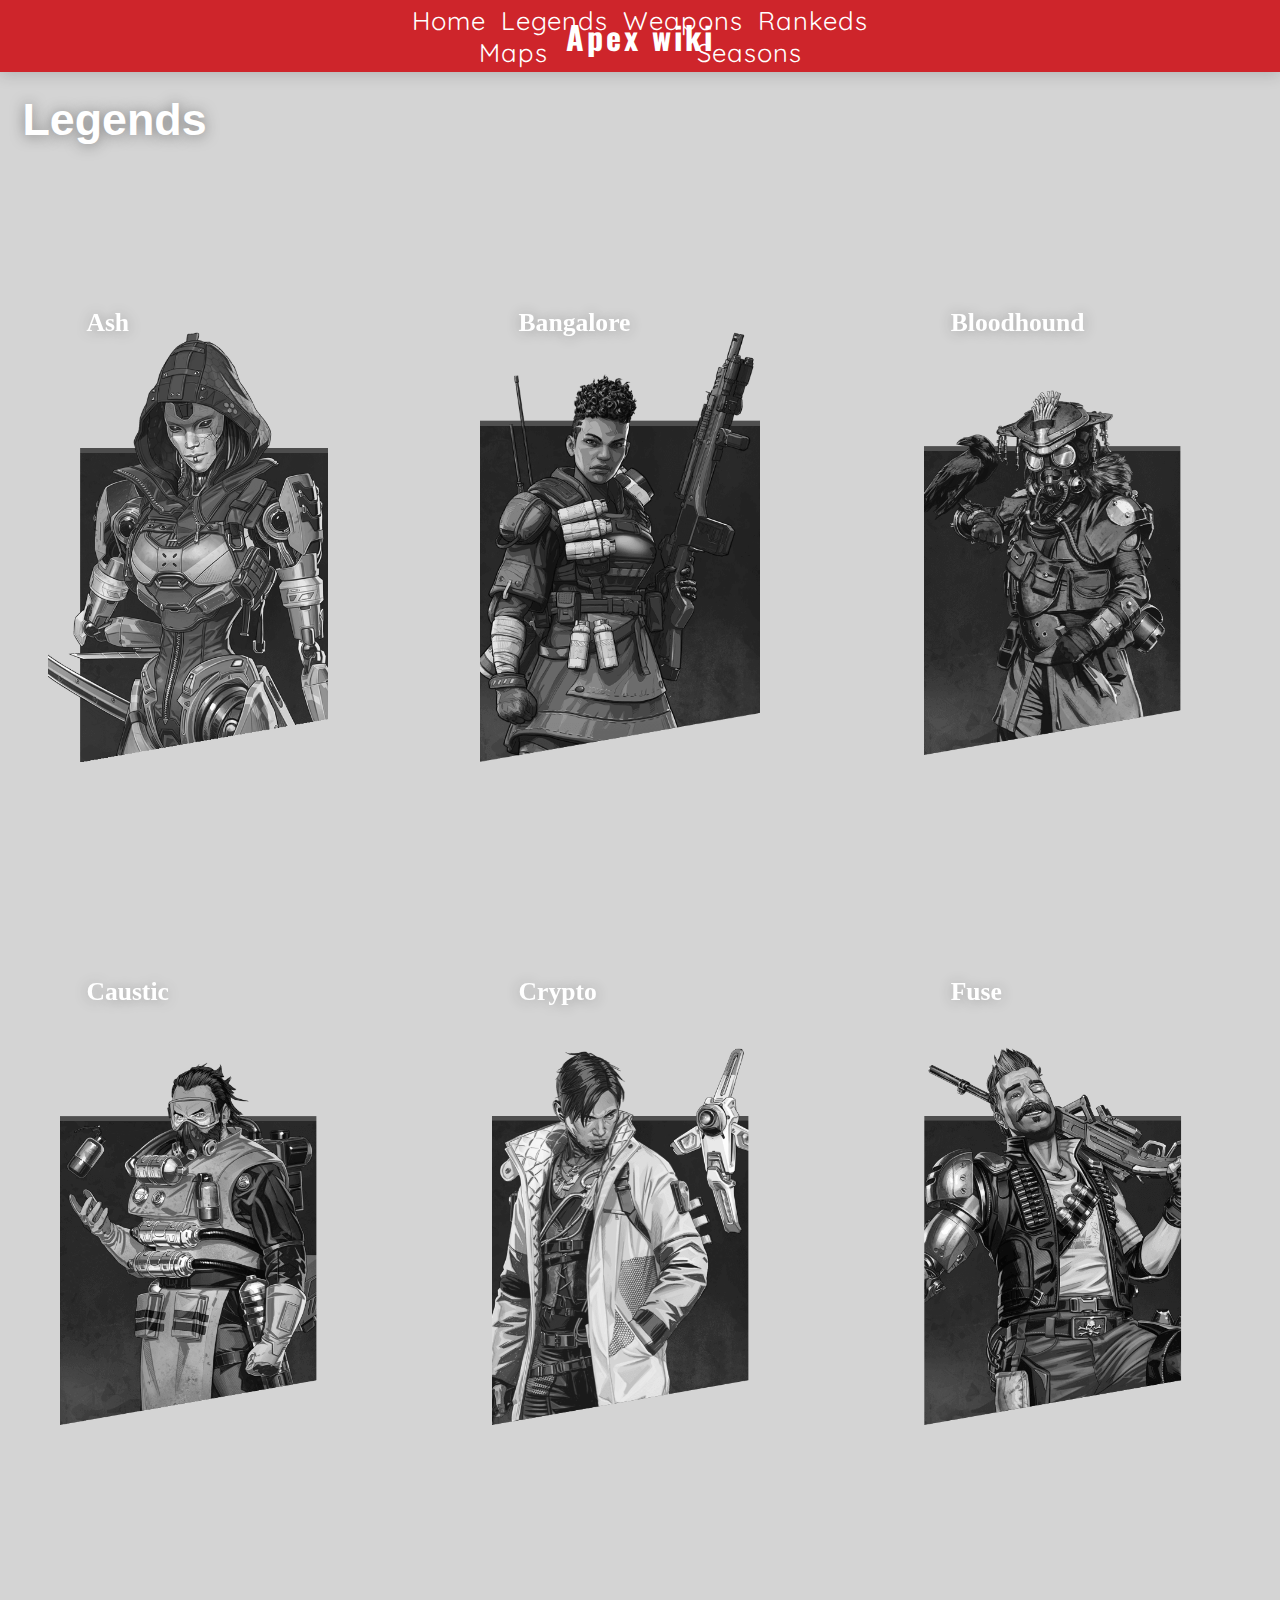
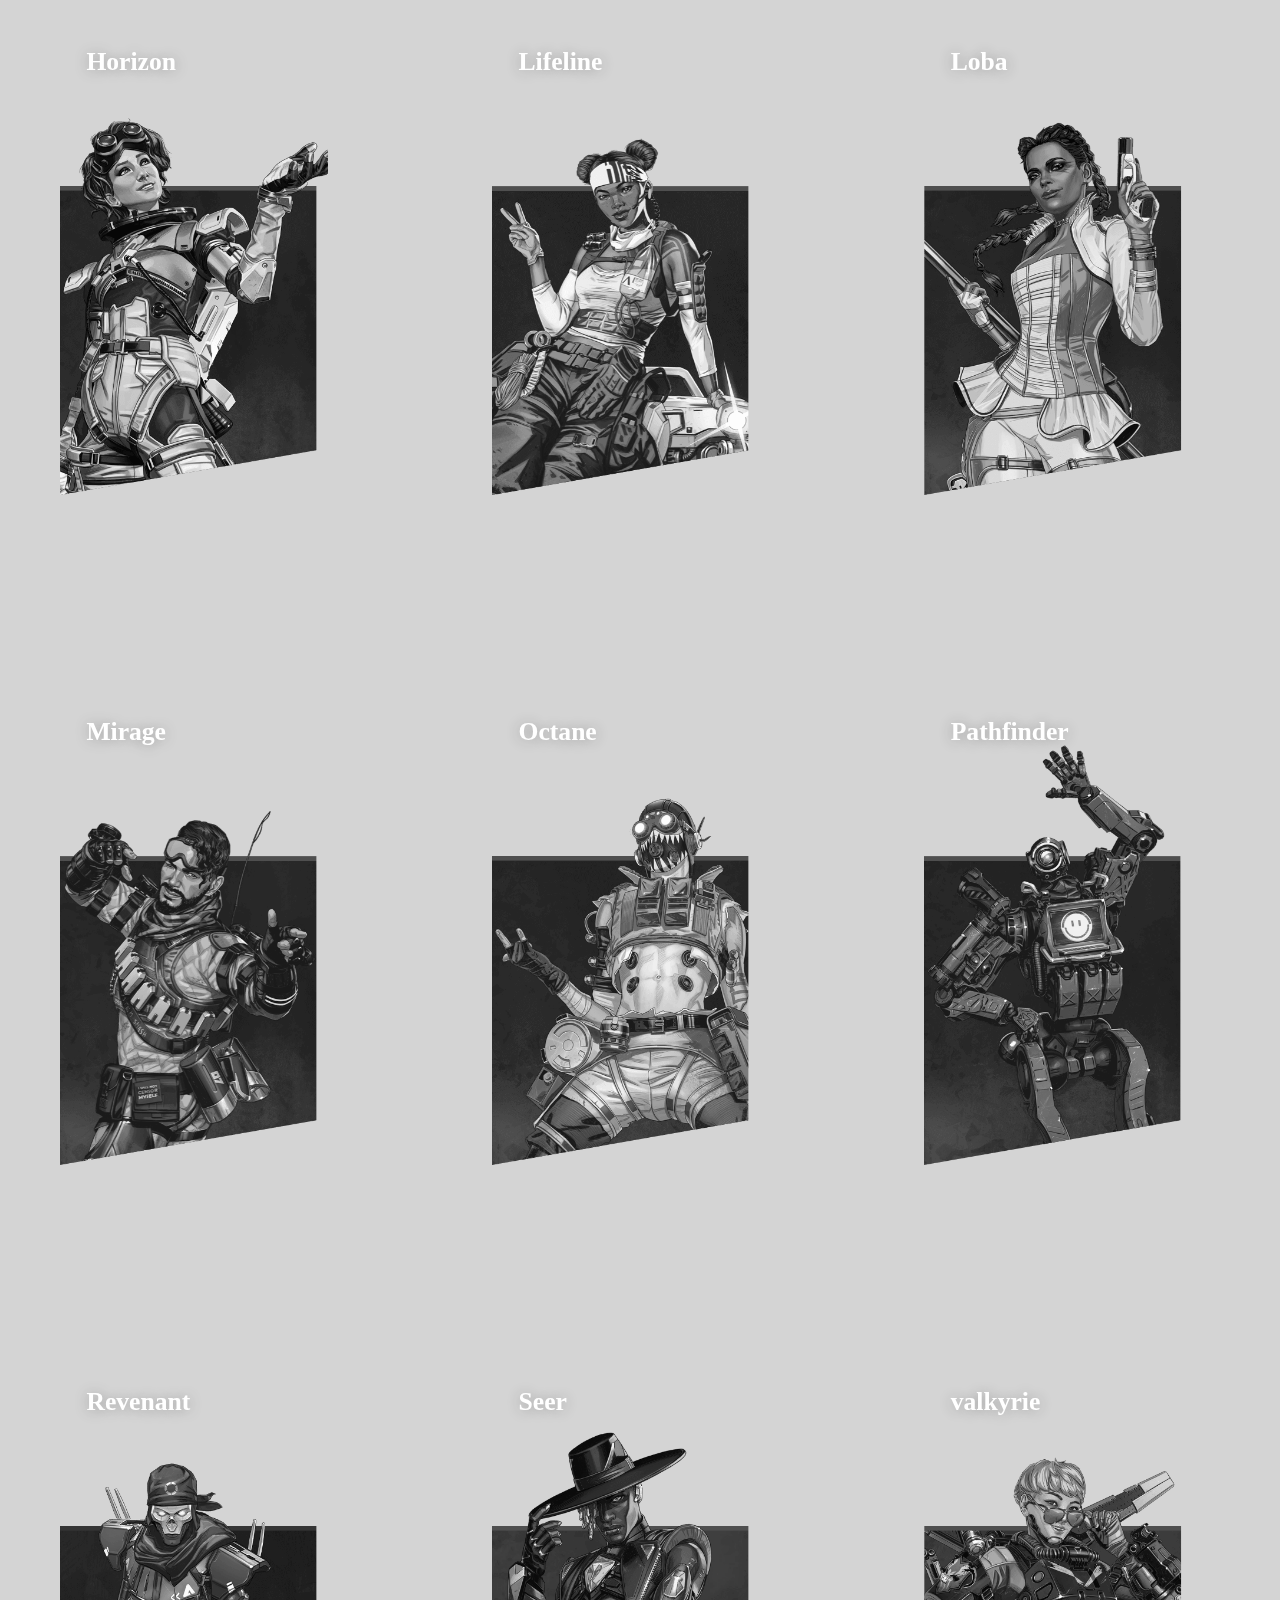
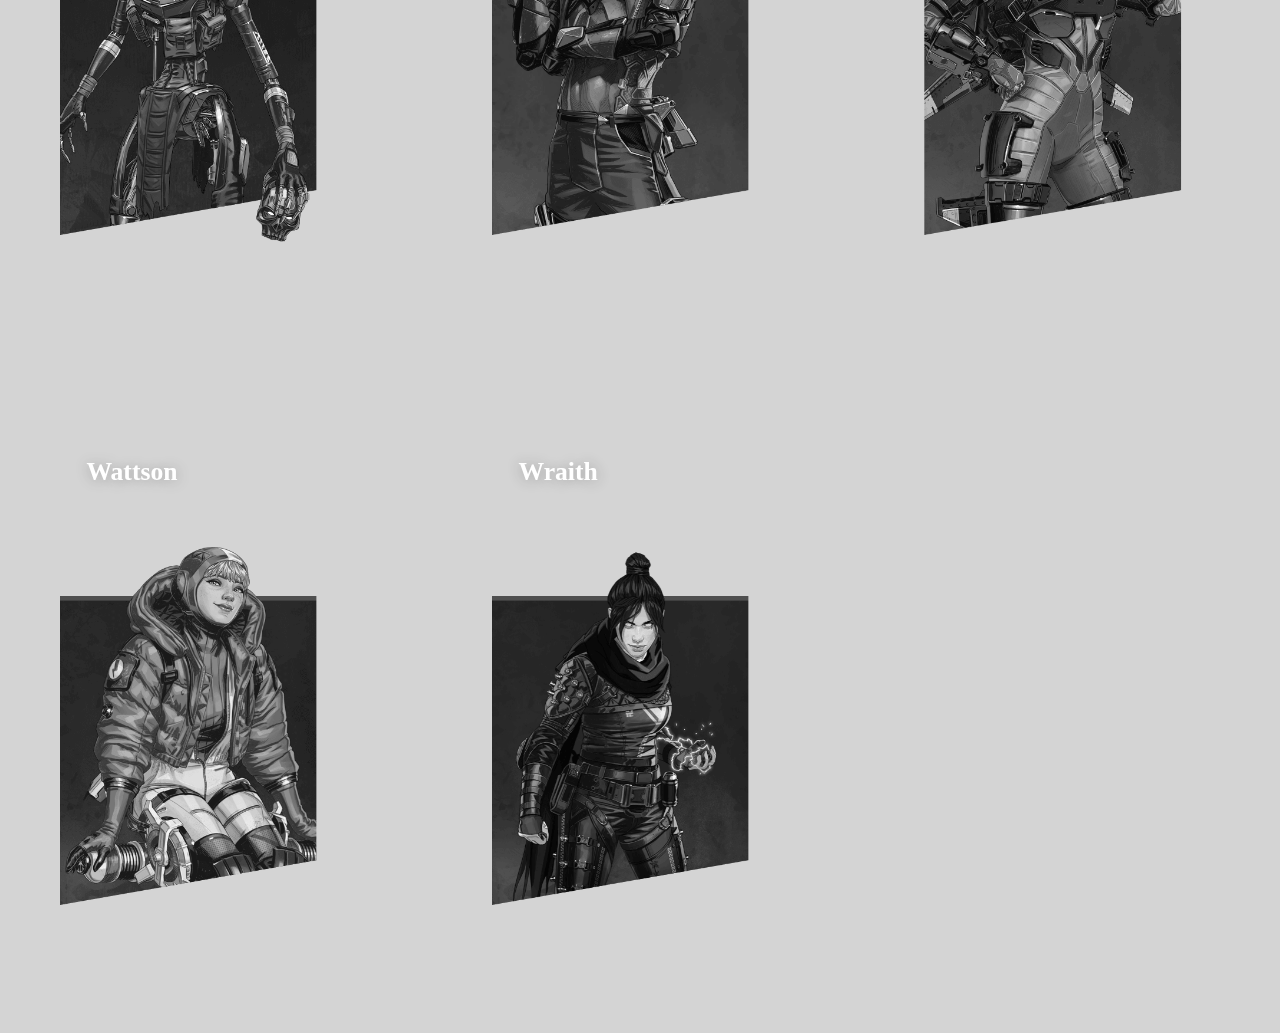
<file: pages/legends.html>
<!DOCTYPE html>
<html lang="en">
<head>
    <meta charset="UTF-8">
    <meta http-equiv="X-UA-Compatible" content="IE=edge">
    <meta name="viewport" content="width=device-width, initial-scale=1.0">
    <!--fonts-->
    <link rel="preconnect" href="https://fonts.googleapis.com">
<link rel="preconnect" href="https://fonts.gstatic.com" crossorigin>
<link href="https://fonts.googleapis.com/css2?family=Oswald:wght@500&display=swap" rel="stylesheet">
<link rel="preconnect" href="https://fonts.googleapis.com">
<link rel="preconnect" href="https://fonts.gstatic.com" crossorigin>
<link href="https://fonts.googleapis.com/css2?family=Quicksand&display=swap" rel="stylesheet">
<link rel="apple-touch-icon" sizes="180x180" href="/apple-touch-icon.png">
<link rel="icon" type="image/png" sizes="32x32" href="/favicon-32x32.png">
<link rel="icon" type="image/png" sizes="16x16" href="/favicon-16x16.png">
<link rel="manifest" href="/site.webmanifest">
<link rel="mask-icon" href="/safari-pinned-tab.svg" color="#5bbad5">
<meta name="msapplication-TileColor" content="#da532c">
<meta name="theme-color" content="#ffffff">
    <title>Home | Apex wiki</title>
    <link rel="stylesheet" href="../css/style.css">
</head>
<body>
    <!--Navigation bar-->
    <header>
        <nav>
            <div class="logo">
                <h4>Apex wiki</h4>
            </div>
            <ul class="nav-links">
                <li>
                <a href="../index.html">Home</a> </li>
                <li><a href="../pages/legends.html">Legends</a></li>
                <li><a href="../pages/weapons.html">Weapons</a></li>
                <li><a href="../pages/rankeds.html">Rankeds</a></li>
                <li><a href="../pages/maps.html">Maps</a></li>
                <li><a href="../pages/seasons.html">Seasons</a></li>
            </ul>
            <div class="burger">
                <div class="line1"></div>
                <div class="line2"></div>
                <div class="line3"></div>
            </div>
            </nav>
    </header>
    <!--Navigation bar-->

    <h1>
        Legends
    </h1>
<!--Cards-->
    <section class="container">
        <!--Ash Card-->
        <div class="card">
            <h2 class="card-title"> Ash </h2>
            <img src="../img/thumbnails1/thumbash.png" alt="ashThumb">
            <p class="card-desc"> "See your imperfections in your enemies — then crush them."
                <button class="rMore">Read more</button>
            </p>
        </div>
        <!--Ash Card-->
        <!--bangalore Card-->
        <div class="card">
            <h2 class="card-title"> Bangalore </h2>
            <img src="../img/thumbnails1/thumbbanga.png" alt="bangaThumb">
            <p class="card-desc"> “Name the weapon--I'll still beat you.”
                <button class="rMore">Read more</button>
            </p>
        </div>
        <!--bangalore Card-->
        <!--Bloodhound Card-->
        <div class="card">
            <h2 class="card-title"> Bloodhound </h2>
            <img src="../img/thumbnails1/thumbblood.png" alt="thumbBloodhound">
            <p class="card-desc"> “I am the hunter the Gods have sent.”
                <button class="rMore">Read more</button>
            </p>
        </div>
        <!--Bloodhound Card-->
        <!--New Castle Card-->
        <div class="card">
            <h2 class="card-title"> New Castle </h2>
            <img src="../img/thumbnails1/thumbcastle.png" alt="thumbNewCastle">
            <p class="card-desc"> "Get behind me and you're untouchable, slick."
                <button class="rMore">Read more</button>
            </p>
        </div>
        <!--New Castle Card-->
        <!--Caustic Card-->
        <div class="card">
            <h2 class="card-title"> Caustic </h2>
            <img src="../img/thumbnails1/thumbcaustic.png" alt="thumbCaustic">
            <p class="card-desc"> “I don't concern myself with the ambitions of insects.”
                <button class="rMore">Read more</button>
            </p>
        </div>
        <!--Caustic Card-->
        <!--Crypto Card-->
        <div class="card">
            <h2 class="card-title"> Crypto </h2>
            <img src="../img/thumbnails1/thumbcrypto.png" alt="thumbCrypto">
            <p class="card-desc"> “It's hard to be scared when you're prepared.”
                <button class="rMore">Read more</button>
            </p>
        </div>
        <!--Crypto Card-->
        <!--Fuse Card-->
        <div class="card">
            <h2 class="card-title"> Fuse </h2>
            <img src="../img/thumbnails1/thumbfuse.png" alt="thumbFuse">
            <p class="card-desc"> “If there's dirty deeds to do, I'll do 'em dirt cheap.”
                <button class="rMore">Read more</button>
            </p>
        </div>
        <!--Fuse Card-->
        <!--Gibraltar Card-->
        <div class="card">
            <h2 class="card-title"> Gibraltar </h2>
            <img src="../img/thumbnails1/thumbgib.png" alt="thumbGibraltar">
            <p class="card-desc"> “Try to move me; it'll be fun.”
                <button class="rMore">Read more</button>
            </p>
        </div>
        <!--Gibraltar Card-->
        <!--Horizon Card-->
        <div class="card">
            <h2 class="card-title"> Horizon </h2>
            <img src="../img/thumbnails1/thumbhorizon.png" alt="thumbHorizon">
            <p class="card-desc"> “Let's have a wee play with the laws of physics, shall we?”
                <button class="rMore">Read more</button>
            </p>
        </div>
        <!--Horizon Card-->
        <!--Lifeline Card-->
        <div class="card">
            <h2 class="card-title"> Lifeline </h2>
            <img src="../img/thumbnails1/thumblifeline.png" alt="thumbLifeline">
            <p class="card-desc"> “Never quit. That's how you win.
                <button class="rMore">Read more</button>
            </p>
        </div>
        <!--Lifeline Card-->
        <!--Loba Card-->
        <div class="card">
            <h2 class="card-title"> Loba </h2>
            <img src="../img/thumbnails1/thumbloba.png" alt="thumbLoba">
            <p class="card-desc"> “There's a certain elegance to combat. I'll show you.”
                <button class="rMore">Read more</button>
            </p>
        </div>
        <!--Loba Card-->
        <!--Maggie Card-->
        <div class="card">
            <h2 class="card-title"> Mad Maggie </h2>
            <img src="../img/thumbnails1/thumbmaggie.png" alt="thumbMaggie">
            <p class="card-desc"> "I'm gonna make this world bleed."
                <button class="rMore">Read more</button>
            </p>
        </div>
        <!--Maggie Card-->
        <!--Mirage Card-->
        <div class="card">
            <h2 class="card-title"> Mirage </h2>
            <img src="../img/thumbnails1/thumbmirage.png" alt="thumbMirage">
            <p class="card-desc"> “I don't take myself too seriously. I don't take myself anywhere. I need to get out more.”
                <button class="rMore">Read more</button>
            </p>
        </div>
        <!--Mirage Card-->
        <!--Octane Card-->
        <div class="card">
            <h2 class="card-title"> Octane </h2>
            <img src="../img/thumbnails1/thumboctane.png" alt="thumbOctane">
            <p class="card-desc"> “Whoa . . . what a rush!”
                <button class="rMore">Read more</button>
            </p>
        </div>
        <!--Octane Card-->
        <!--Pathfinder Card-->
        <div class="card">
            <h2 class="card-title"> Pathfinder </h2>
            <img src="../img/thumbnails1/thumbpath.png" alt="thumbPathfinder">
            <p class="card-desc"> “Losing isn't fun. That's why I don't do it.”
                <button class="rMore">Read more</button>
            </p>
        </div>
        <!--Pathfinder Card-->
        <!--Rampart Card-->
        <div class="card">
            <h2 class="card-title"> Rampart </h2>
            <img src="../img/thumbnails1/thumbrampt.png" alt="thumbRampart">
            <p class="card-desc"> “If I ever let you down, it's probably because I grew a bit tired of carrying you.”
                <button class="rMore">Read more</button>
            </p>
        </div>
        <!--Rampart Card-->
        <!--Revenant Card-->
        <div class="card">
            <h2 class="card-title"> Revenant </h2>
            <img src="../img/thumbnails1/thumbreven.png" alt="thumbRevenant">
            <p class="card-desc"> “I've seen the other side, Skinbag. There is nothing. You are nothing.”
                <button class="rMore">Read more</button>
            </p>
        </div>
        <!--Revenant Card-->
        <!--Seer Card-->
        <div class="card">
            <h2 class="card-title"> Seer </h2>
            <img src="../img/thumbnails1/thumbseer.png" alt="thumbSeer">
            <p class="card-desc"> "If they stare, give them something to see."
                <button class="rMore">Read more</button>
            </p>
        </div>
        <!--Seer Card-->
        <!--valkyrie Card-->
        <div class="card">
            <h2 class="card-title"> valkyrie </h2>
            <img src="../img/thumbnails1/thumbvalky.png" alt="thumbvalkyrie">
            <p class="card-desc"> “The skies belong to me now.”
                <button class="rMore">Read more</button>
            </p>
        </div>
        <!--valkyrie Card-->
        <!--Vantage Card-->
        <div class="card">
            <h2 class="card-title"> Vantage </h2>
            <img src="../img/thumbnails1/thumbvantage.png" alt="thumbVantage">
            <p class="card-desc"> "I've been shooting since I was a baby. I was a very dangerous baby."
                <button class="rMore">Read more</button>
            </p>
        </div>
        <!--Vantage Card-->
        <!--Wattson Card-->
        <div class="card">
            <h2 class="card-title"> Wattson </h2>
            <img src="../img/thumbnails1/thumbwatt.png" alt="thumbWattson">
            <p class="card-desc"> "High power weapons, low power? How about, no power?"
                <button class="rMore">Read more</button>
            </p>
        </div>
        <!--Wattson Card-->
        <!--Wraith Card-->
        <div class="card">
            <h2 class="card-title"> Wraith </h2>
            <img src="../img/thumbnails1/thumbwraith.png" alt="thumbWraith">
            <p class="card-desc"> “There's a thin line between life and death. You'll find me there.”
                <button class="rMore" >Read more</button>
            </p>
        </div>
        <!--Wraith Card-->
    </section>
    

    <script src="../js/app.js"></script>    
</body>
</html>
</file>
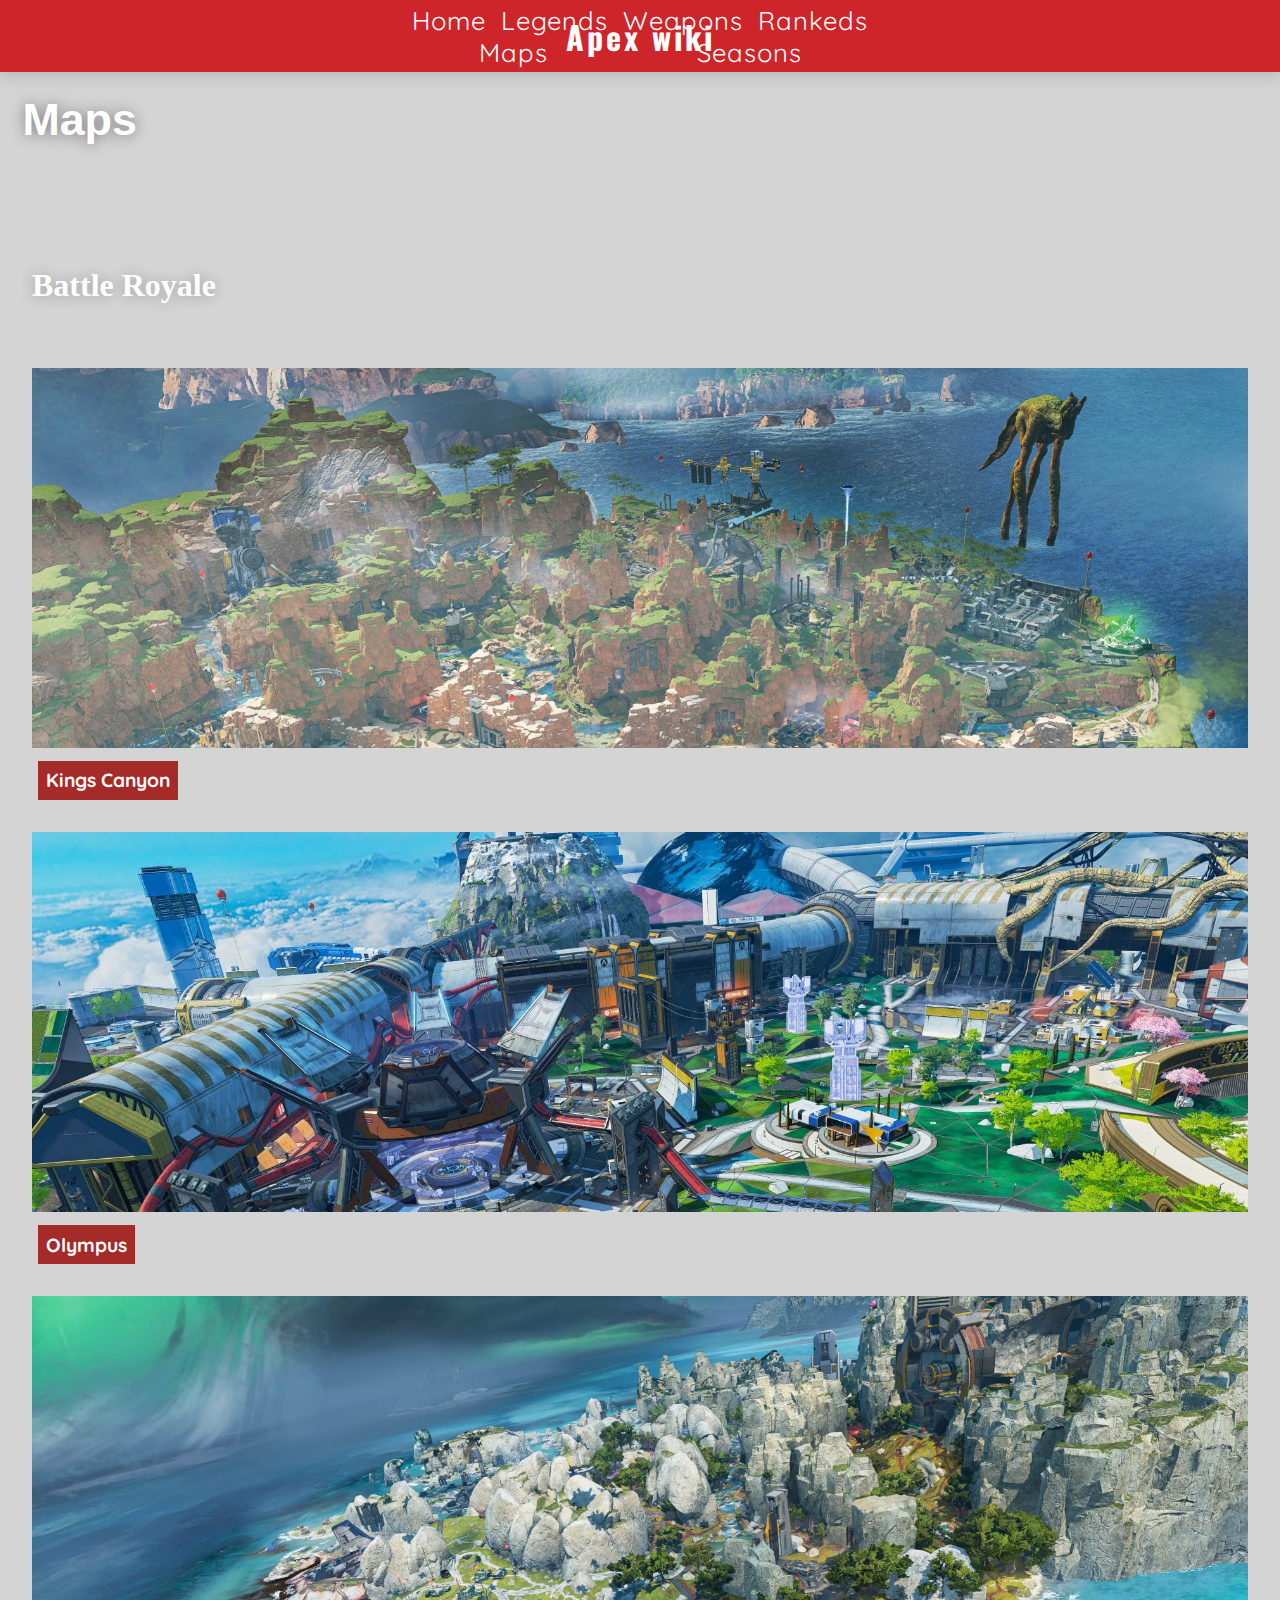
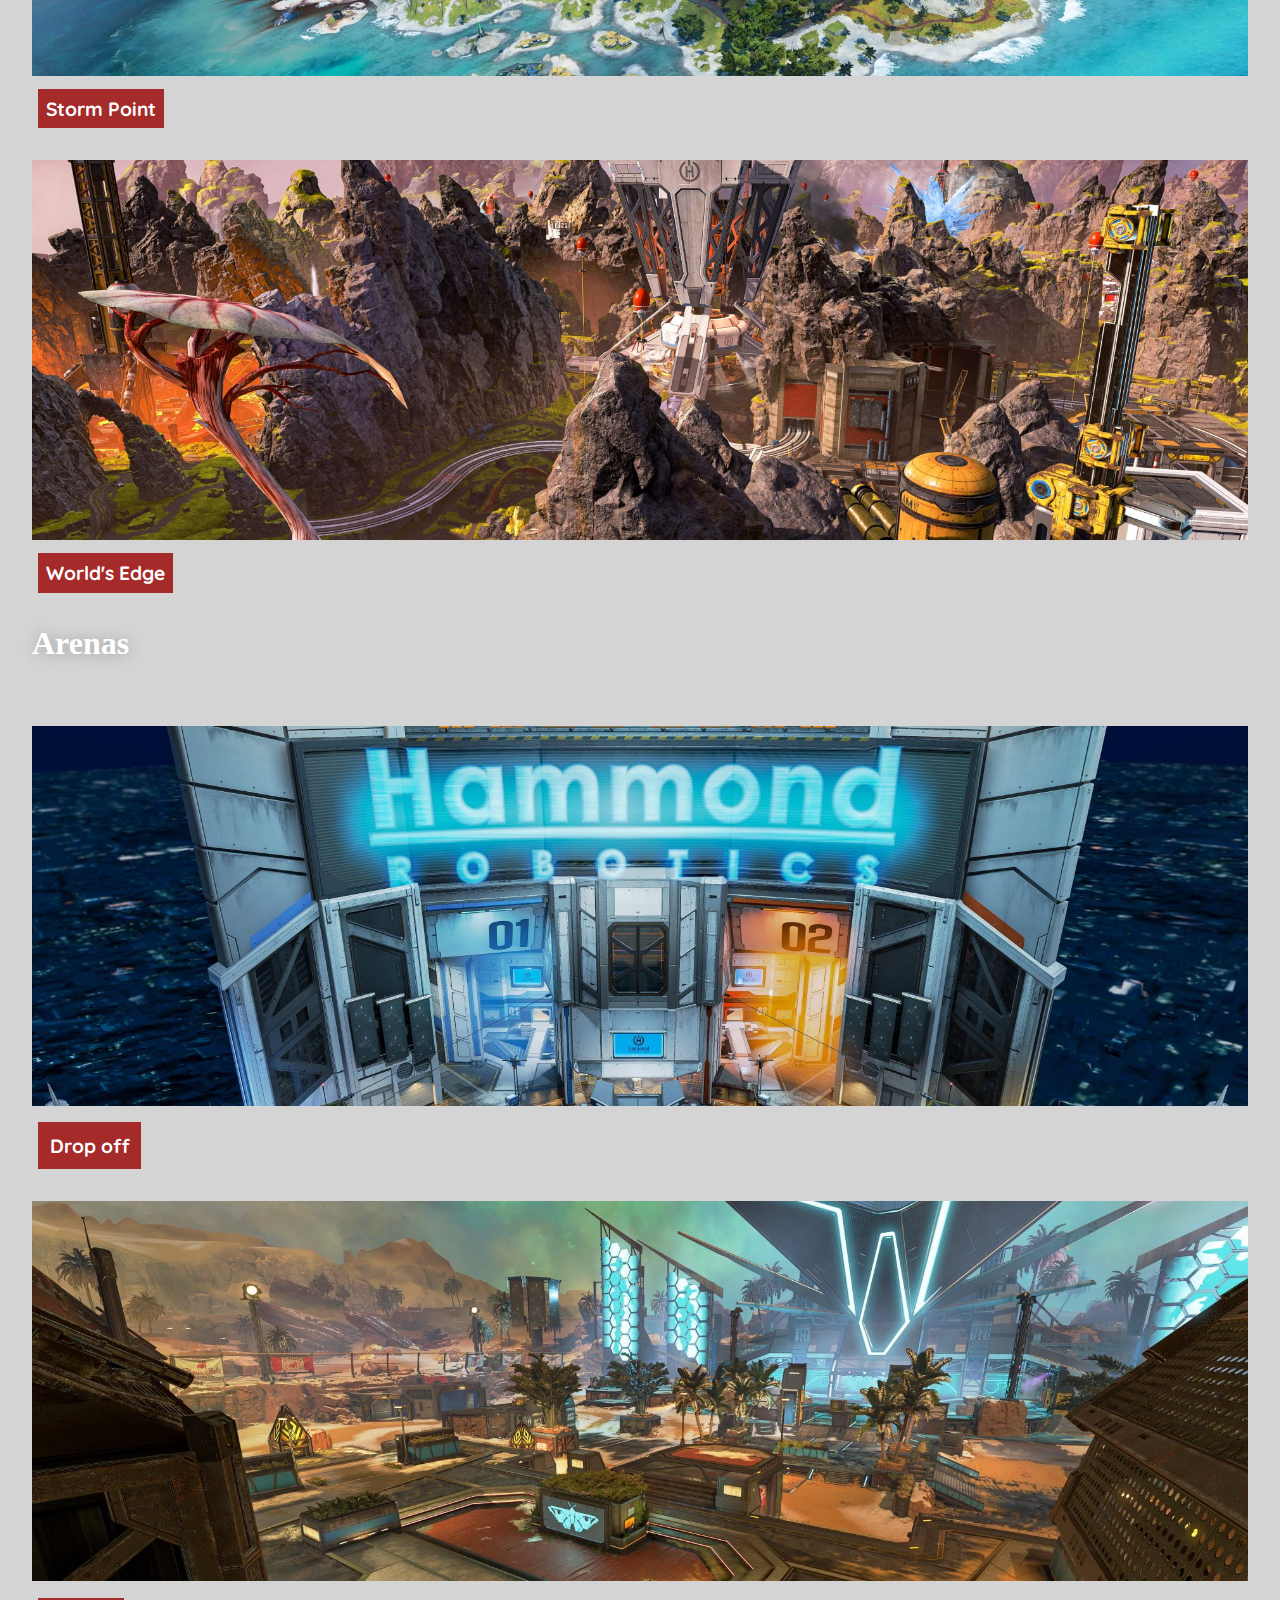
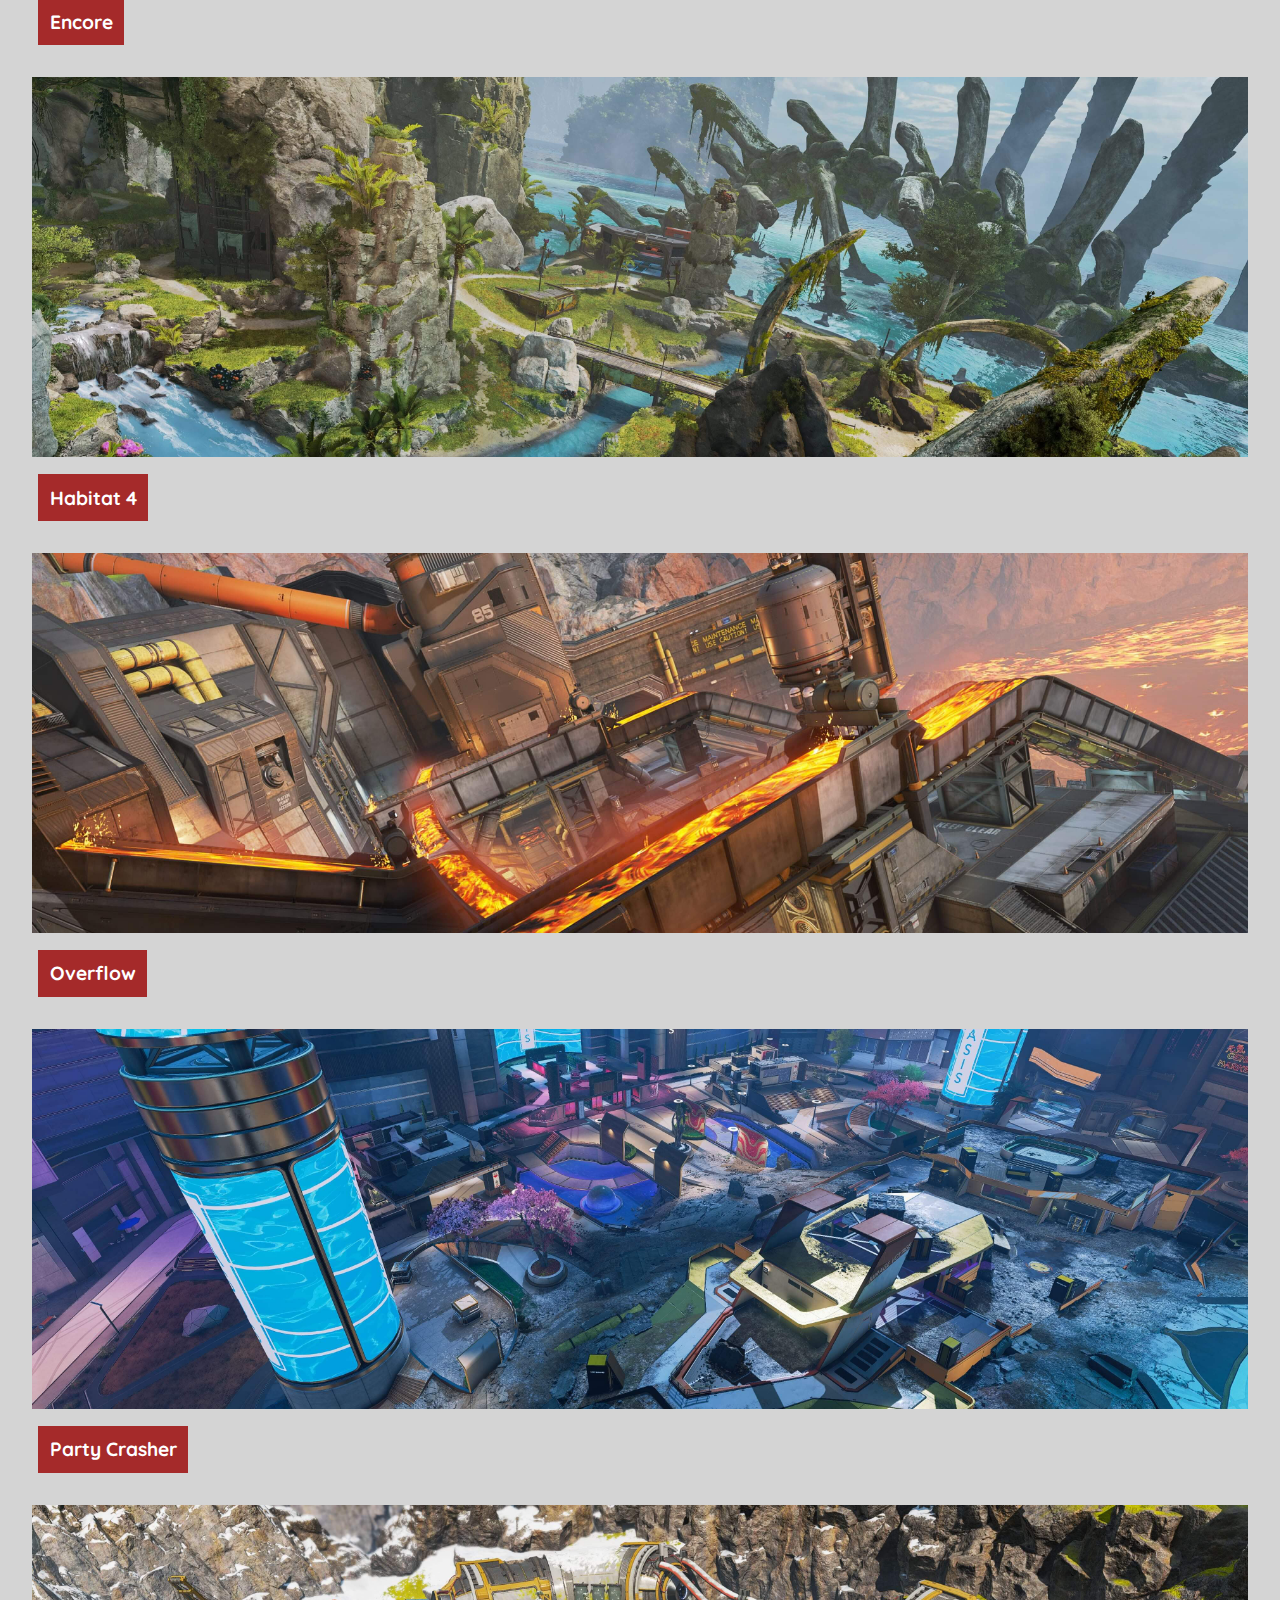
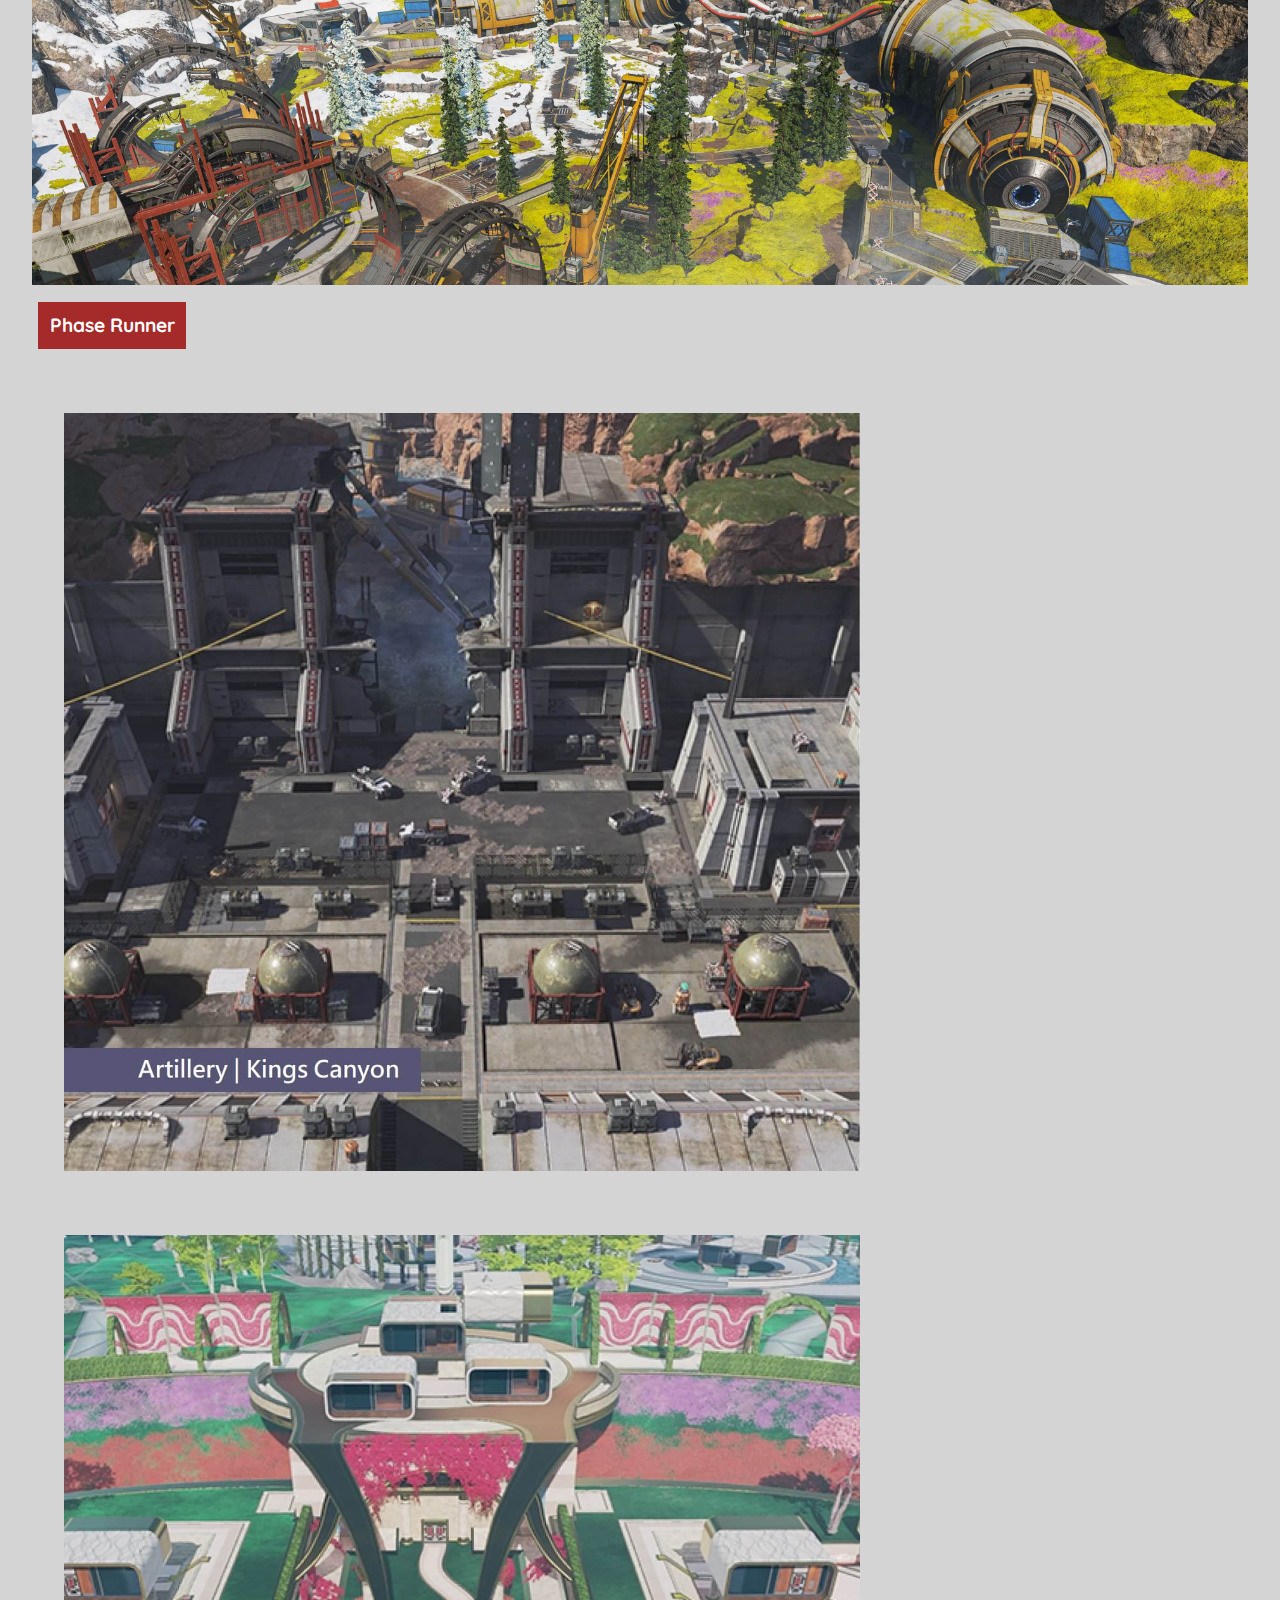
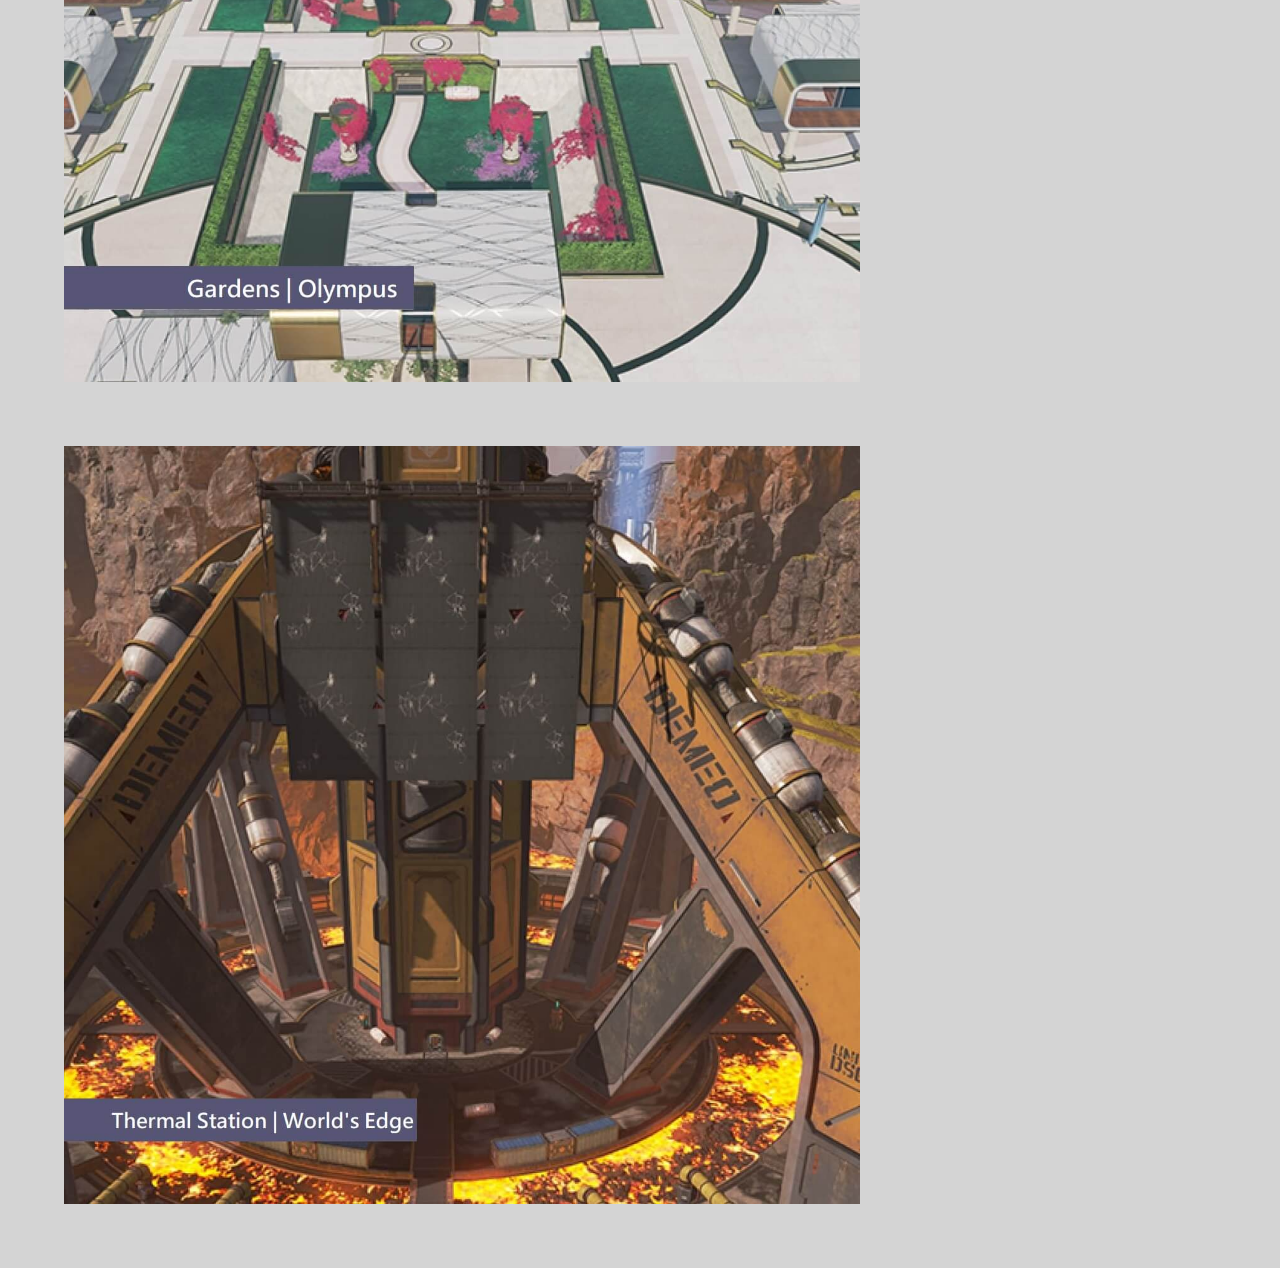
<file: pages/maps.html>
<!DOCTYPE html>
<html lang="en">
<head>
    <meta charset="UTF-8">
    <meta http-equiv="X-UA-Compatible" content="IE=edge">
    <meta name="viewport" content="width=device-width, initial-scale=1.0">
    <!--fonts-->
    <link rel="preconnect" href="https://fonts.googleapis.com">
<link rel="preconnect" href="https://fonts.gstatic.com" crossorigin>
<link href="https://fonts.googleapis.com/css2?family=Oswald:wght@500&display=swap" rel="stylesheet">
<link rel="preconnect" href="https://fonts.googleapis.com">
<link rel="preconnect" href="https://fonts.gstatic.com" crossorigin>
<link href="https://fonts.googleapis.com/css2?family=Quicksand&display=swap" rel="stylesheet">
<link rel="apple-touch-icon" sizes="180x180" href="/apple-touch-icon.png">
<link rel="icon" type="image/png" sizes="32x32" href="/favicon-32x32.png">
<link rel="icon" type="image/png" sizes="16x16" href="/favicon-16x16.png">
<link rel="manifest" href="/site.webmanifest">
<link rel="mask-icon" href="/safari-pinned-tab.svg" color="#5bbad5">
<meta name="msapplication-TileColor" content="#da532c">
<meta name="theme-color" content="#ffffff">
    <title>Home | Apex wiki</title>
    <link rel="stylesheet" href="../css/style.css">
</head>
<body>

    <!--Navigation bar-->
    <header>
        <nav>
            <div class="logo">
                <h4>Apex wiki</h4>
            </div>
            <ul class="nav-links">
                <li>
                <a href="../index.html">Home</a> </li>
                <li><a href="../pages/legends.html">Legends</a></li>
                <li><a href="../pages/weapons.html">Weapons</a></li>
                <li><a href="../pages/rankeds.html">Rankeds</a></li>
                <li><a href="../pages/maps.html">Maps</a></li>
                <li><a href="../pages/seasons.html">Seasons</a></li>
            </ul>
            <div class="burger">
                <div class="line1"></div>
                <div class="line2"></div>
                <div class="line3"></div>
            </div>
            </nav>
    </header>
    <!--Navigation bar-->

    <h1>
        Maps
    </h1>
    <section class="battleRoyal">
        <h2> Battle Royale</h2>
    <img src="../img/maps/br/kingscanyon.jpg" alt="kingsCanyon" class="">
    <h4>Kings Canyon</h4>
    <img src="../img/maps/br/olympus.jpg" alt="olympus" class="">
    <h4>Olympus</h4>
    <img src="../img/maps/br/stormpoint.jpg" alt="stormpoint" class="">
    <h4>Storm Point</h4>
    <img src="../img/maps/br/worldsedge.jpg" alt="worldsedge" class="">
    <h4> World's Edge</h4>
    </section>

    <section class="arenas">
        <h2>Arenas</h2>
        <img src="../img/maps/arenas/dropoff.jpg" alt="dropoff" class="">
        <h4>Drop off</h4>
        <img src="../img/maps/arenas/encore.jpg" alt="encore" class="">
        <h4>Encore</h4>
        <img src="../img/maps/arenas/habitat4.jpg" alt="habitat4" class="">
        <h4>Habitat 4</h4>
        <img src="../img/maps/arenas/overflow.jpg" alt="overflow" class="">
        <h4>Overflow</h4>
        <img src="../img/maps/arenas/partycrasher.jpg" alt="partycrasher" class="">
        <h4>Party Crasher</h4>
        <img src="../img/maps/arenas/phaserunner.jpg" alt="phaserunner" class="">
        <h4>Phase Runner</h4>
    </section>

    <article class="rotatory">
        <img src="../img/maps/arenas/rot1.jpg" alt="artillery" class="rotatory">
        <img src="../img/maps/arenas/rot2.jpg" alt="gardens" class="rotatory">
        <img src="../img/maps/arenas/rot3.jpg" alt="thermalStation" class="rotatory">
        
    </article>

    <script src="../js/app.js"></script> 
</body>
</html>
</file>
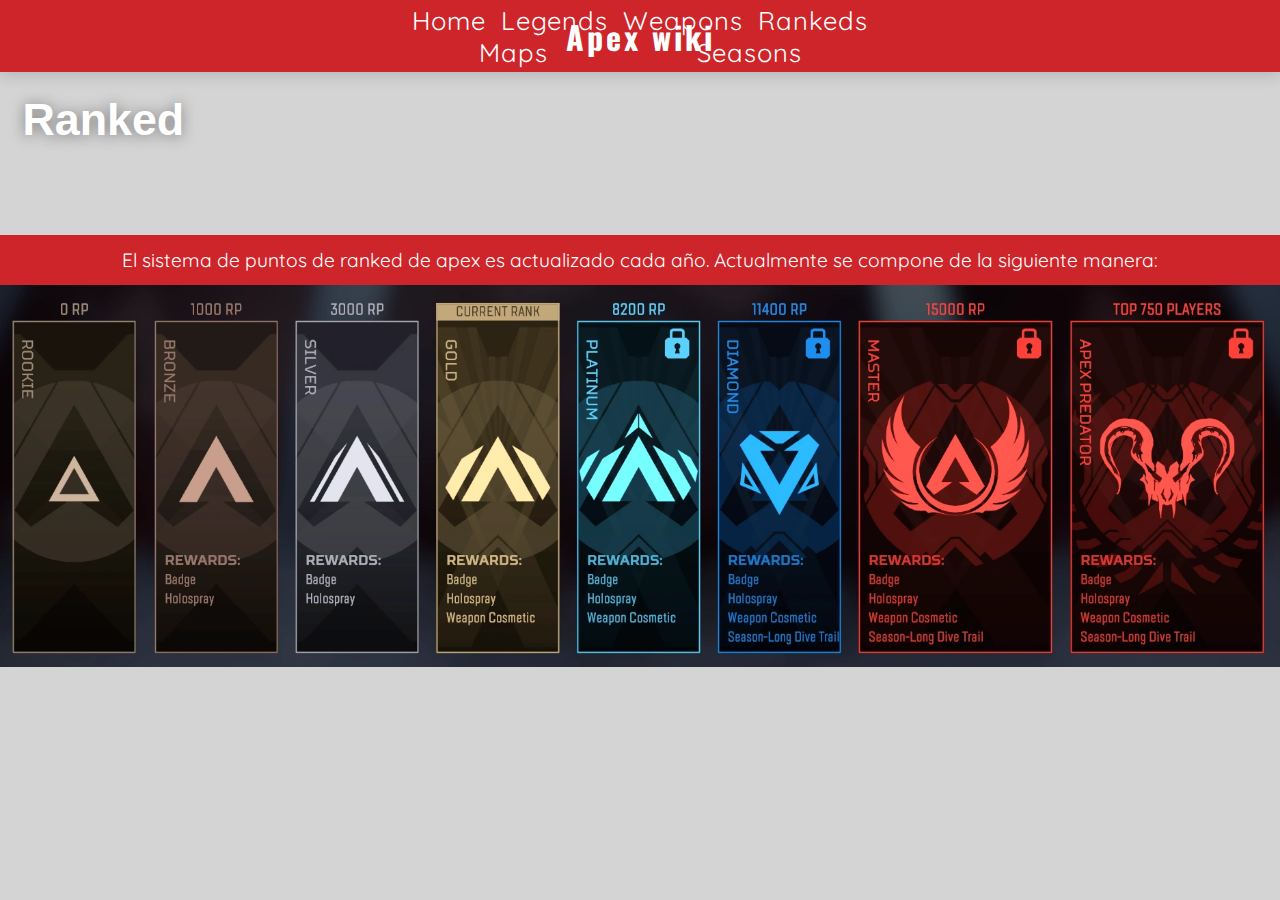
<file: pages/rankeds.html>
<!DOCTYPE html>
<html lang="en">
<head>
    <meta charset="UTF-8">
    <meta http-equiv="X-UA-Compatible" content="IE=edge">
    <meta name="viewport" content="width=device-width, initial-scale=1.0">
    <!--fonts-->
    <link rel="preconnect" href="https://fonts.googleapis.com">
<link rel="preconnect" href="https://fonts.gstatic.com" crossorigin>
<link href="https://fonts.googleapis.com/css2?family=Oswald:wght@500&display=swap" rel="stylesheet">
<link rel="preconnect" href="https://fonts.googleapis.com">
<link rel="preconnect" href="https://fonts.gstatic.com" crossorigin>
<link href="https://fonts.googleapis.com/css2?family=Quicksand&display=swap" rel="stylesheet">
<link rel="apple-touch-icon" sizes="180x180" href="/apple-touch-icon.png">
<link rel="icon" type="image/png" sizes="32x32" href="/favicon-32x32.png">
<link rel="icon" type="image/png" sizes="16x16" href="/favicon-16x16.png">
<link rel="manifest" href="/site.webmanifest">
<link rel="mask-icon" href="/safari-pinned-tab.svg" color="#5bbad5">
<meta name="msapplication-TileColor" content="#da532c">
<meta name="theme-color" content="#ffffff">
    <title>Home | Apex wiki</title>
    <link rel="stylesheet" href="../css/style.css">
</head>
<body>
    <!--Navigation bar-->
    <header>
        <nav>
            <div class="logo">
                <h4>Apex wiki</h4>
            </div>
            <ul class="nav-links">
                <li>
                <a href="../index.html">Home</a> </li>
                <li><a href="../pages/legends.html">Legends</a></li>
                <li><a href="../pages/weapons.html">Weapons</a></li>
                <li><a href="../pages/rankeds.html">Rankeds</a></li>
                <li><a href="../pages/maps.html">Maps</a></li>
                <li><a href="../pages/seasons.html">Seasons</a></li>
            </ul>
            <div class="burger">
                <div class="line1"></div>
                <div class="line2"></div>
                <div class="line3"></div>
            </div>
            </nav>
    </header>
    <!--Navigation bar-->

    <h1>Ranked</h1>

    <p> El sistema de puntos de ranked de apex es actualizado cada año. Actualmente se compone de la siguiente manera:</p>

    <div>
        <img  class="rank" src="../img/ranked.png" alt="rankedpoint">
    </div>

    <script src="../js/app.js"></script> 
</body>
</html>
</file>
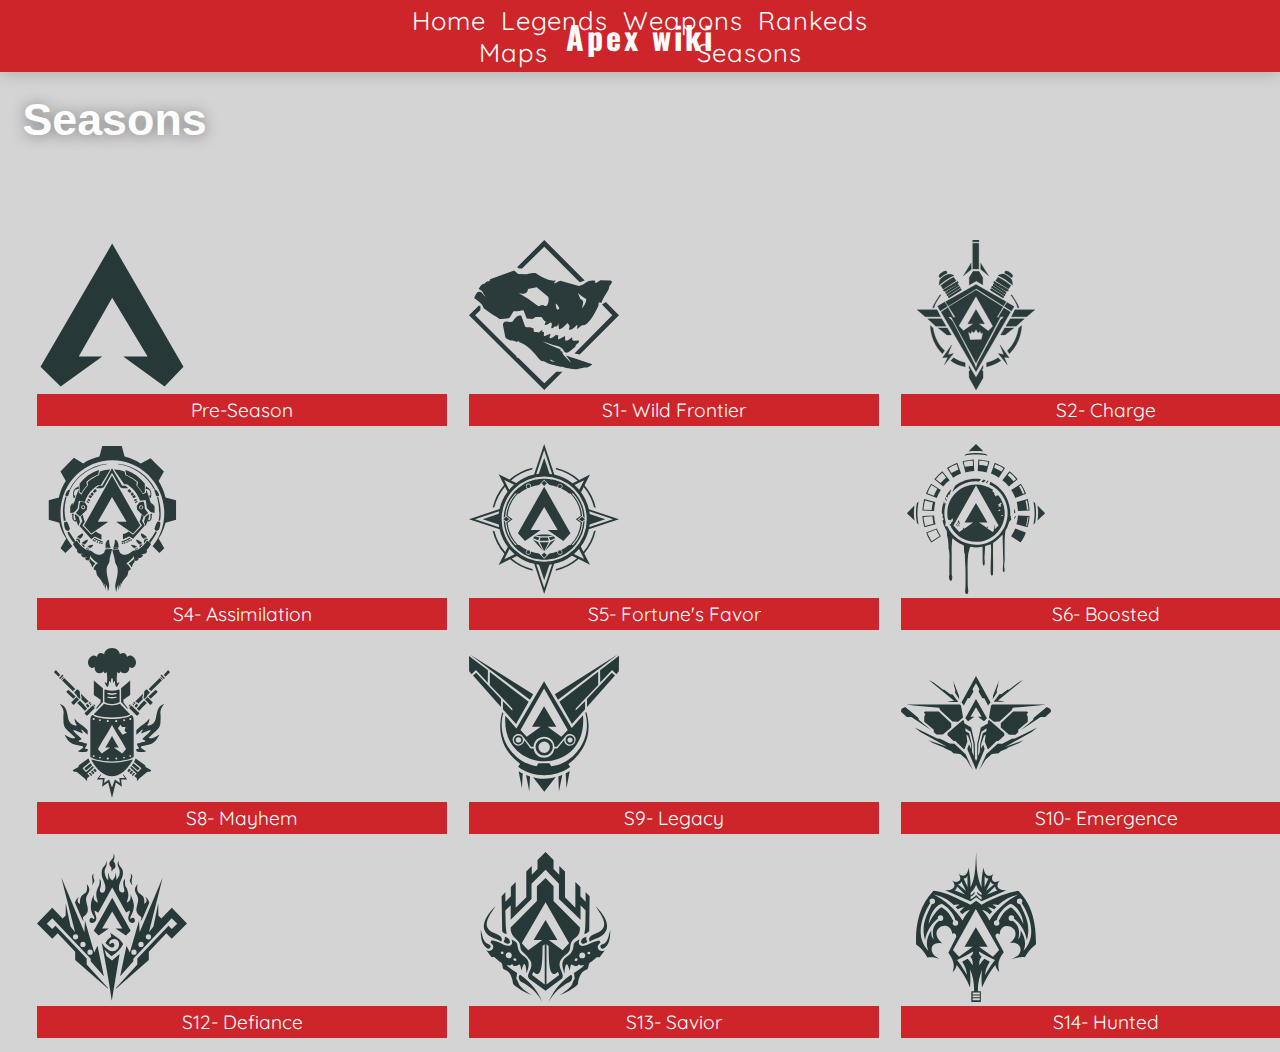
<file: pages/seasons.html>
<!DOCTYPE html>
<html lang="en">
<head>
    <meta charset="UTF-8">
    <meta http-equiv="X-UA-Compatible" content="IE=edge">
    <meta name="viewport" content="width=device-width, initial-scale=1.0">
    <!--fonts-->
    <link rel="preconnect" href="https://fonts.googleapis.com">
<link rel="preconnect" href="https://fonts.gstatic.com" crossorigin>
<link href="https://fonts.googleapis.com/css2?family=Oswald:wght@500&display=swap" rel="stylesheet">
<link rel="preconnect" href="https://fonts.googleapis.com">
<link rel="preconnect" href="https://fonts.gstatic.com" crossorigin>
<link href="https://fonts.googleapis.com/css2?family=Quicksand&display=swap" rel="stylesheet">
<link rel="apple-touch-icon" sizes="180x180" href="/apple-touch-icon.png">
<link rel="icon" type="image/png" sizes="32x32" href="/favicon-32x32.png">
<link rel="icon" type="image/png" sizes="16x16" href="/favicon-16x16.png">
<link rel="manifest" href="/site.webmanifest">
<link rel="mask-icon" href="/safari-pinned-tab.svg" color="#5bbad5">
<meta name="msapplication-TileColor" content="#da532c">
<meta name="theme-color" content="#ffffff">
    <title>Home | Apex wiki</title>
    <link rel="stylesheet" href="../css/style.css">
</head>
<body>
    <!--Navigation bar-->
    <header>
        <nav>
            <div class="logo">
                <h4>Apex wiki</h4>
            </div>
            <ul class="nav-links">
                <li>
                <a href="../index.html">Home</a> </li>
                <li><a href="../pages/legends.html">Legends</a></li>
                <li><a href="../pages/weapons.html">Weapons</a></li>
                <li><a href="../pages/rankeds.html">Rankeds</a></li>
                <li><a href="../pages/maps.html">Maps</a></li>
                <li><a href="../pages/seasons.html">Seasons</a></li>
            </ul>
            <div class="burger">
                <div class="line1"></div>
                <div class="line2"></div>
                <div class="line3"></div>
            </div>
            </nav>
    </header>
    <!--Navigation bar-->

    <h1>Seasons</h1>

    <section class="container">
        <div class="season">
            <img src="../img/seasons/0preSeason.svg" alt="pre-Season">
            <p>Pre-Season</p>
        </div>
        <div class="season">
            <img src="../img/seasons/1wildfrontier.svg" alt="pre-Season">
            <p>S1- Wild Frontier</p>
        </div>
        <div class="season">
            <img src="../img/seasons/2charge.svg" alt="charge">
            <p>S2- Charge</p>
        </div>
        <div class="season">
            <img src="../img/seasons/3meltdown.svg" alt="meldown">
            <p>S3- Meltdown</p>
        </div>
        <div class="season">
            <img src="../img/seasons/4assimilation.svg" alt="assimilation">
            <p> S4- Assimilation</p>
        </div>
        <div class="season">
            <img src="../img/seasons/5fortunesfavor.svg" alt="fortunesFavor">
            <p> S5- Fortune's Favor</p>
        </div>
        <div class="season">
            <img src="../img/seasons/6boosted.svg" alt="boosted">
            <p> S6- Boosted</p>
        </div>
        <div class="season">
            <img src="../img/seasons/7ascension.svg" alt="ascension">
            <p> S7- Ascension</p>
        </div>
        <div class="season">
            <img src="../img/seasons/8mayhem.svg" alt="mayhem">
            <p> S8- Mayhem</p>
        </div>
        <div class="season">
            <img src="../img/seasons/9legacy.svg" alt="Legacy">
            <p> S9- Legacy</p>
        </div>
        <div class="season">
            <img src="../img/seasons/10emergence.svg" alt="emergence">
            <p> S10- Emergence</p>
        </div>
        <div class="season">
            <img src="../img/seasons/11scape.svg" alt="escape">
            <p> S11- Escape</p>
        </div>
        <div class="season">
            <img src="../img/seasons/12defiance.svg" alt="defiance">
            <p> S12- Defiance</p>
        </div>
        <div class="season">
            <img src="../img/seasons/13savior.svg" alt="savior">
            <p> S13- Savior</p>
        </div>
        <div class="season">
            <img src="../img/seasons/14hunted.svg" alt="Hunted">
            <p> S14- Hunted</p>
        </div>
    </section>
    
    <script src="../js/app.js"></script> 
    </body>
    </html>
</file>
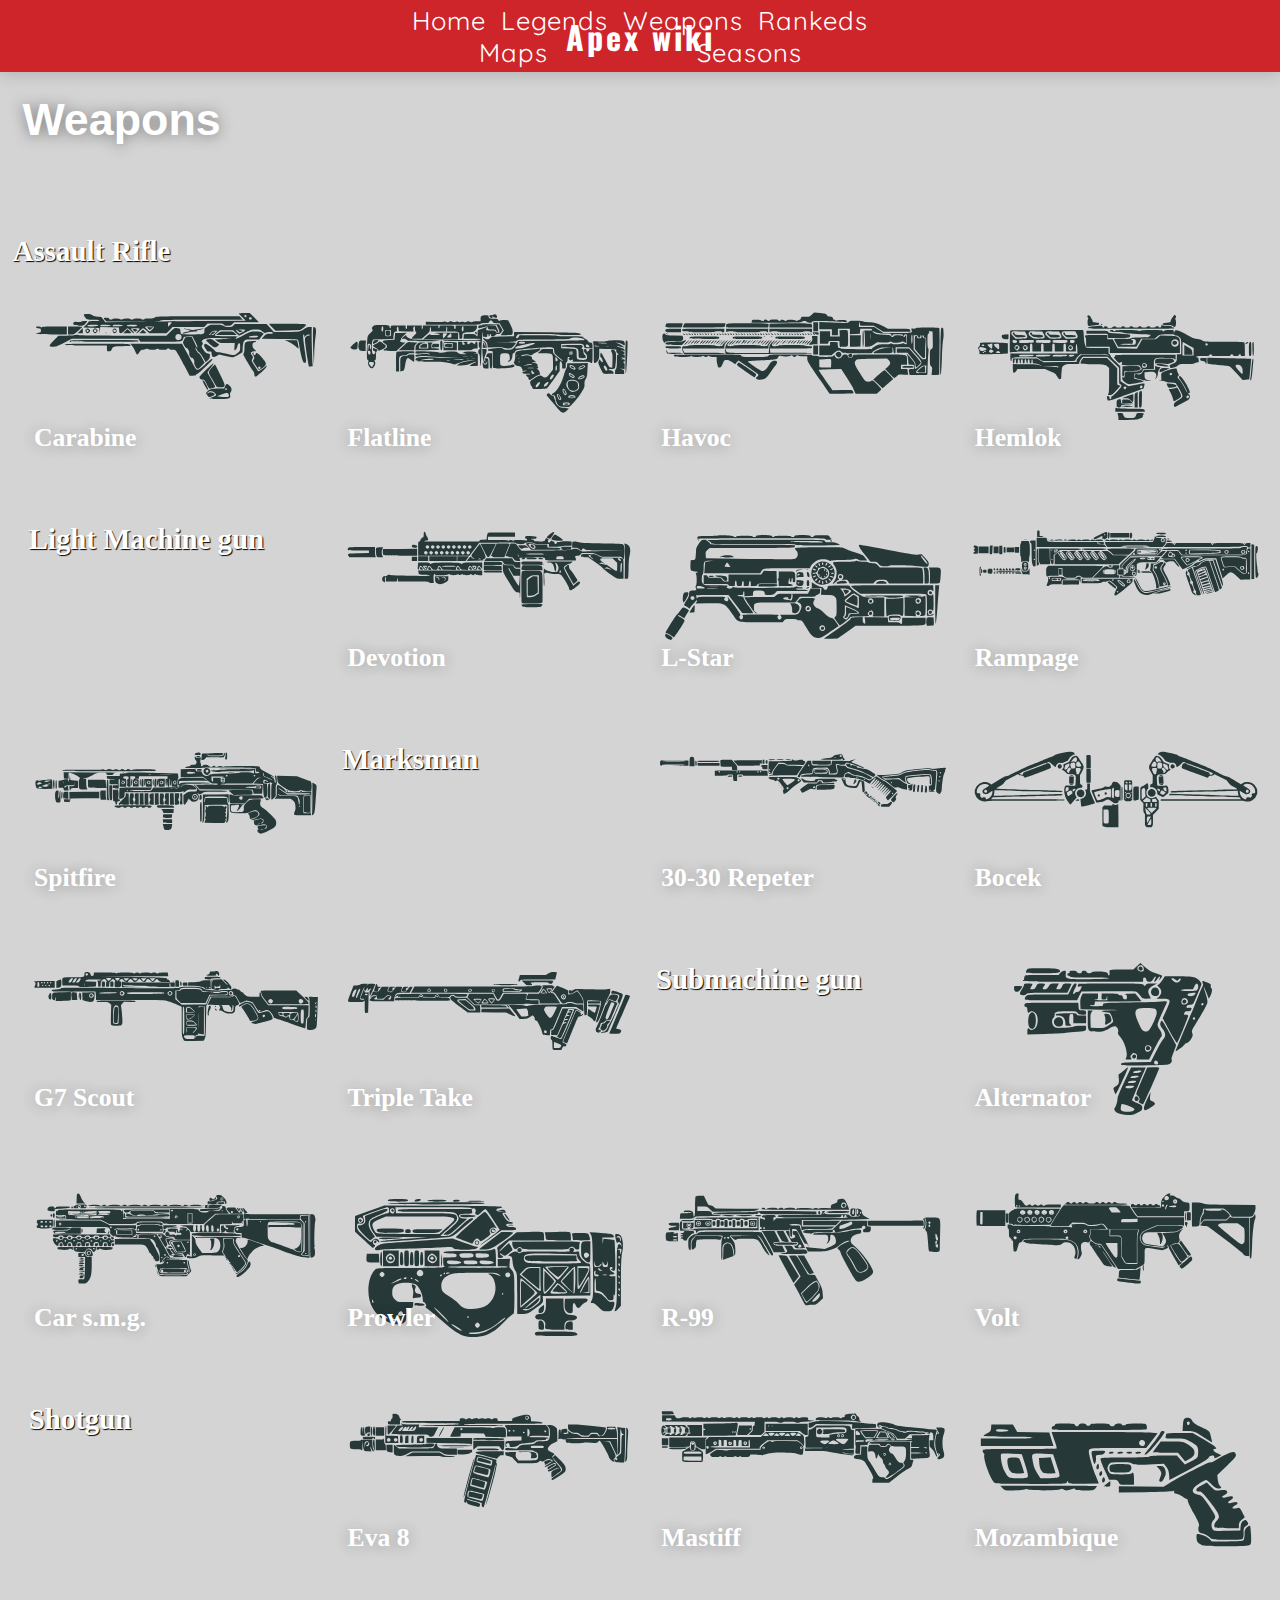
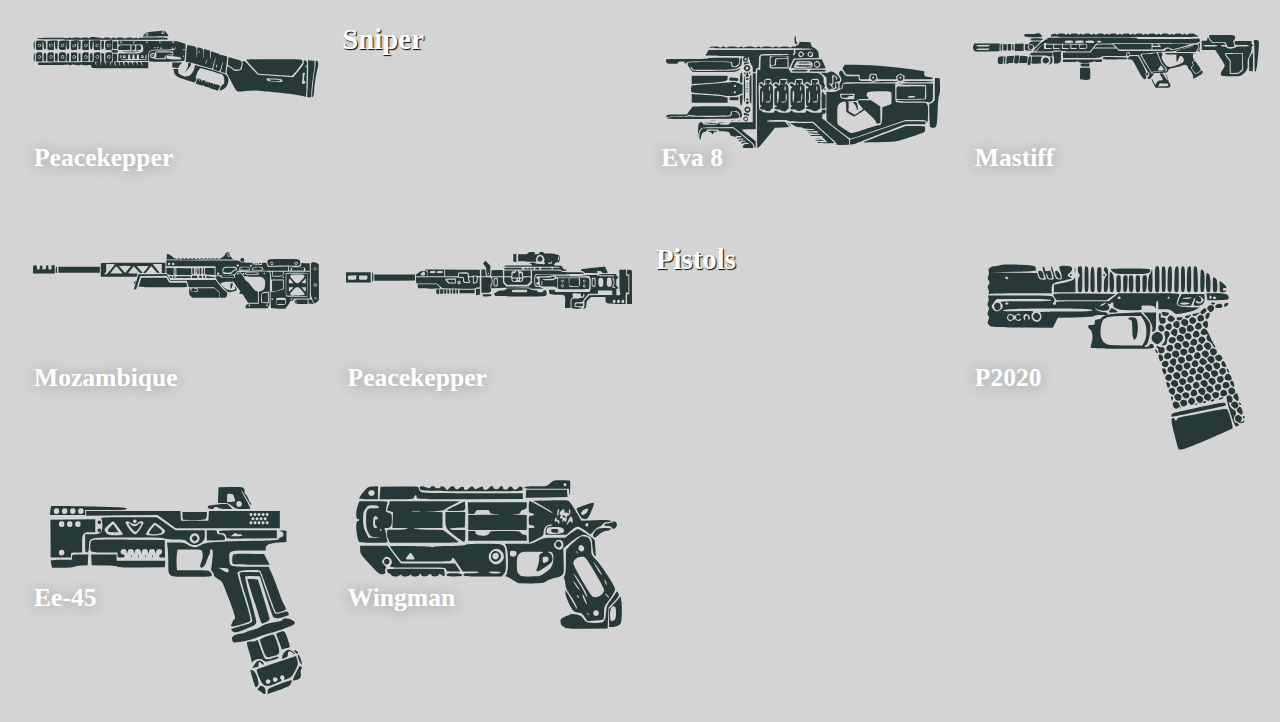
<file: pages/weapons.html>
<!DOCTYPE html>
<html lang="en">
<head>
    <meta charset="UTF-8">
    <meta http-equiv="X-UA-Compatible" content="IE=edge">
    <meta name="viewport" content="width=device-width, initial-scale=1.0">
    <!--fonts-->
    <link rel="preconnect" href="https://fonts.googleapis.com">
<link rel="preconnect" href="https://fonts.gstatic.com" crossorigin>
<link href="https://fonts.googleapis.com/css2?family=Oswald:wght@500&display=swap" rel="stylesheet">
<link rel="preconnect" href="https://fonts.googleapis.com">
<link rel="preconnect" href="https://fonts.gstatic.com" crossorigin>
<link href="https://fonts.googleapis.com/css2?family=Quicksand&display=swap" rel="stylesheet">
<link rel="apple-touch-icon" sizes="180x180" href="/apple-touch-icon.png">
<link rel="icon" type="image/png" sizes="32x32" href="/favicon-32x32.png">
<link rel="icon" type="image/png" sizes="16x16" href="/favicon-16x16.png">
<link rel="manifest" href="/site.webmanifest">
<link rel="mask-icon" href="/safari-pinned-tab.svg" color="#5bbad5">
<meta name="msapplication-TileColor" content="#da532c">
<meta name="theme-color" content="#ffffff">
    <title>Home | Apex wiki</title>
<!--Bootstrap!-->
<link rel="stylesheet" href="https://cdn.jsdelivr.net/npm/bootstrap@5.2.2/dist/css/bootstrap.min.css" integrity="sha384-Zenh87qX5JnK2Jl0vWa8Ck2rdkQ2Bzep5IDxbcnCeuOxjzrPF/et3URy9Bv1WTRi" crossorigin="anonymous">

    <link rel="stylesheet" href="../css/style.css">
</head>
<body>
    <!--Navigation bar-->
    <header>
        <nav>
            <div class="logo">
                <h4>Apex wiki</h4>
            </div>
            <ul class="nav-links">
                <li>
                <a href="../index.html">Home</a> </li>
                <li><a href="../pages/legends.html">Legends</a></li>
                <li><a href="../pages/weapons.html">Weapons</a></li>
                <li><a href="../pages/rankeds.html">Rankeds</a></li>
                <li><a href="../pages/maps.html">Maps</a></li>
                <li><a href="../pages/seasons.html">Seasons</a></li>
            </ul>
            <div class="burger">
                <div class="line1"></div>
                <div class="line2"></div>
                <div class="line3"></div>
            </div>
            </nav>
    </header>
    <!--Navigation bar-->
    <h1> Weapons </h1>

    <h3>Assault Rifle</h3>
    <section class="container-fluid">
        <div class="card-wp">
            <h2 class="card-title-wp"> Carabine </h2>
            <img src="../img/thumbnails2/assault/carabinet.svg" alt="thumbcarabine">
        </div>
        <div class="card-wp">
            <h2 class="card-title-wp"> Flatline </h2>
            <img src="../img/thumbnails2/assault/flatlinet.svg" alt="thumbflat">
        </div>
        <div class="card-wp">
            <h2 class="card-title-wp"> Havoc </h2>
            <img src="../img/thumbnails2/assault/havoct.svg" alt="thumbhavoc">
        </div>
        <div class="card-wp">
            <h2 class="card-title-wp"> Hemlok </h2>
            <img src="../img/thumbnails2/assault/hemlokt.svg" alt="thumbhemlok">
        </div>
    <h3>Light Machine gun</h3>
        <div class="card-wp">
            <h2 class="card-title-wp"> Devotion </h2>
            <img src="../img/thumbnails2/lmg/devotiont.svg" alt="devotion">
        </div>
        <div class="card-wp">
            <h2 class="card-title-wp"> L-Star </h2>
            <img src="../img/thumbnails2/lmg/lstart.svg" alt="lstar">
        </div>
        <div class="card-wp">
            <h2 class="card-title-wp"> Rampage </h2>
            <img src="../img/thumbnails2/lmg/rampaget.svg" alt="rampage">
        </div>
        <div class="card-wp">
            <h2 class="card-title-wp"> Spitfire </h2>
            <img src="../img/thumbnails2/lmg/spitfiret.svg" alt="spitfire">
        </div>
    <h3>Marksman</h3>

        <div class="card-wp">
            <h2 class="card-title-wp"> 30-30 Repeter </h2>
            <img src="../img/thumbnails2/marksmen/3030rept.svg" alt="Repeter">
        </div>
        <div class="card-wp">
            <h2 class="card-title-wp"> Bocek </h2>
            <img src="../img/thumbnails2/marksmen/bocekt.svg" alt="bocek">
        </div>
        <div class="card-wp">
            <h2 class="card-title-wp"> G7 Scout </h2>
            <img src="../img/thumbnails2/marksmen/g7t.svg" alt="g7Scout">
        </div>
        <div class="card-wp">
            <h2 class="card-title-wp"> Triple Take </h2>
            <img src="../img/thumbnails2/marksmen/triplet.svg" alt="tripletake">
        </div>
    <h3>Submachine gun</h3>
            <div class="card-wp">
            <h2 class="card-title-wp"> Alternator </h2>
            <img id="alternator" src="../img/thumbnails2/smg/alternatort.svg" alt="Alternator">
        </div>
        <div class="card-wp">
            <h2 class="card-title-wp"> Car s.m.g. </h2>
            <img src="../img/thumbnails2/smg/cart.svg" alt="car">
        </div>
        <div class="card-wp">
            <h2 class="card-title-wp"> Prowler </h2>
            <img src="../img/thumbnails2/smg/prowlert.svg" alt="prowler">
        </div>
        <div class="card-wp">
            <h2 class="card-title-wp"> R-99 </h2>
            <img src="../img/thumbnails2/smg/r99t.svg" alt="r99">
        </div>
        <div class="card-wp">
            <h2 class="card-title-wp"> Volt </h2>
            <img src="../img/thumbnails2/smg/voltt.svg" alt="volt">
        </div>
    <h3>Shotgun</h3>
            <div class="card-wp">
            <h2 class="card-title-wp"> Eva 8 </h2>
            <img src="../img/thumbnails2/shotgun/eva8t.svg" alt="eva8">
        </div>
        <div class="card-wp">
            <h2 class="card-title-wp"> Mastiff </h2>
            <img src="../img/thumbnails2/shotgun/mastift.svg" alt="mastiff">
        </div>
        <div class="card-wp">
            <h2 class="card-title-wp"> Mozambique </h2>
            <img src="../img/thumbnails2/shotgun/mozambiquet.svg" alt="mozambique">
        </div>
        <div class="card-wp">
            <h2 class="card-title-wp"> Peacekepper </h2>
            <img src="../img/thumbnails2/shotgun/peacekeppert.svg" alt="pk">
        </div>
    <h3>Sniper</h3>
        <div class="card-wp">
            <h2 class="card-title-wp"> Eva 8 </h2>
            <img src="../img/thumbnails2/sniper/charget.svg" alt="charge">
        </div>
        <div class="card-wp">
            <h2 class="card-title-wp"> Mastiff </h2>
            <img src="../img/thumbnails2/sniper/longt.svg" alt="longbow">
        </div>
        <div class="card-wp">
            <h2 class="card-title-wp"> Mozambique </h2>
            <img src="../img/thumbnails2/sniper/sentinelt.svg" alt="sentinel">
        </div>
        <div class="card-wp">
            <h2 class="card-title-wp"> Peacekepper </h2>
            <img src="../img/thumbnails2/sniper/krabert.svg" alt="kraber">
        </div>
    <h3>Pistols</h3>
        <div class="card-wp">
            <h2 class="card-title-wp"> P2020 </h2>
            <img src="../img/thumbnails2/pistols/p2020t.svg" alt="p2020">
        </div>
        <div class="card-wp">
            <h2 class="card-title-wp"> Ee-45 </h2>
            <img src="../img/thumbnails2/pistols/re45t.svg" alt="re45">
        </div>
        <div class="card-wp">
            <h2 class="card-title-wp"> Wingman </h2>
            <img src="../img/thumbnails2/pistols/wingmant.svg" alt="wingman">
        </div>
    </section>
<!--bootstrap js-->
<script src="https://cdn.jsdelivr.net/npm/bootstrap@5.2.2/dist/js/bootstrap.bundle.min.js" integrity="sha384-OERcA2EqjJCMA+/3y+gxIOqMEjwtxJY7qPCqsdltbNJuaOe923+mo//f6V8Qbsw3" crossorigin="anonymous"></script>

    <script src="../js/app.js"></script> 
</body>
</html>
</file>
<file: css/style.css>
*{
    padding: 0;
    margin: 0;
    box-sizing: border-box;
}

body {
    background: #d4d4d4;
    font-family: 'Quicksand', sans-serif;
    overflow-x: hidden;
    scroll-behavior: smooth;
}


h1{
    padding: .5em;
    margin-bottom: 1.5em;
    font-size: 2.8em;
    font-family: 'Gill Sans', 'Gill Sans MT', Calibri, 'Trebuchet MS', sans-serif;
    color: #fff;
    text-shadow: 0px 1px 14px rgba(36, 36, 36, 0.5);
}


h2 {
    display: block;
    max-width: fit-content;
    padding: 1em;
    font-size: 2em;
    font-family: Times, 'Times New Roman', serif;
    color: #fff;
    text-shadow: 0px 1px 14px rgba(36, 36, 36, 0.3);
}

h3 {
    display: block;
    position: relative;
    width: 100%;
    margin-bottom: 1.2em;
    margin-left: 1%;
    font-size: 1.8em;
    font-family: Times, 'Times New Roman', serif;
    color: #fff;
    text-shadow: 1px 1px 1px #000000;

}

p {
    padding: 1%;
    text-align: center;
    font-size: 1.2em;
    background-color: #CE252B;
    max-height: fit-content;
    color: #fff;
}



/*Nav Bar */

nav {
    display: flex;
    justify-content: space-around;
    align-items: center;
    min-height: 8vh;
    background-color: #CE252B;
    box-shadow: 0px 2px 15px rgba(36, 36, 36, 0.2);
}

.logo{
    font-family: 'Oswald', sans-serif;
    color: #fff;
    letter-spacing: 3px;
    font-size: 2em;
}

.nav-links {
    display: flex;
    justify-content: space-around;
    width: 50%;
    margin-left: 1%;
    margin-right: 1%;
}

.nav-links li {
    list-style: none;
    font-size: 1.6em;
}
.nav-links li:hover{
    background-color:rgba(22, 22, 22, 0.7);
    padding: 5px 15px 5px 15px;
    transform: scale(108%);
    transition-duration: 0.76s;
    
}

.nav-links li::after{
    background-color: #010101;
}

.nav-links a{
    color: #fff;
    text-decoration: none;
    letter-spacing: 1px;
}
.burger{
    display: none;
    cursor: pointer;
}
.burger div{
    width: 28px;
    height: 3px;
    border-radius: 8px;
    background-color: rgb(226, 226, 226);
    margin: 5px;
}


@media screen and (max-width: 1280px){
    .nav-links {
        position: absolute;
        width: 40%;
        font-size: 1em;
        padding: 20px;
        display: flex;
        flex-wrap: wrap;
    }
}

/*mobile menu*/

@media screen and (max-width: 880px){
    body {
    overflow-x: hidden;
}

    .nav-links{
        position: absolute;
        right: 0px;
        height: 92vh;
        top: 8vh;
        background-color: rgb(139, 96, 96);
        display: flex;
        flex-direction: column;
        align-items: center;
        width: 50%;
        transform: translateX(100%);
        visibility: hidden;
    }

    .nav-links li {
        opacity: 0;
    }

    .nav-links li:hover{
    background-color:rgb(141, 37, 59);
    padding: 5px 15px 5px 15px;
    transform: scale(105%);
    }
    .burger {
        display: block;
    }

}
.nav-active {
    transform: translateX(0%);

}
.nav-active li{
    transition: ease-in 0.3s;
    opacity: 1;
}

/*mobile menu*/



/*hero*/
.hero {
    display: flex;
    flex-wrap: wrap;
    justify-content: center;
    
}

.hero img {
    position: relative;
    width: 20%;
}
.container1{
    padding: 1em;
    height: 4em;
    transform: translate(-5em , 25em);
    align-items: center;
}

.mainGreet h4{
    position: relative;
    display: block;
    font-size: 1.5rem;
}

/*hero*/


/*cards*/

.container {
    margin: 2em;
    display: grid;
    grid-template-columns: repeat( 4, minmax(420px, 1fr));
    gap: 1%;
}

.card {
    margin: 1em;
    position: relative;
    height: 600px;
    width: 300px;
    filter: grayscale(100%);
}

.card:hover {
    filter: none;
    transition: ease-in 0.8s;
    transition-duration: 0.5s;
}

.card-title{
    position: relative;
    font-size: 1.6em;
    font-family: 'Times New Roman', Times, serif;
    color: #fff;
    transform: translate(0.5em, 1.2em);
}

.card img{   
    
    min-width: 200px;
    min-height: 400px;
    width: 280px;
    height: 430px;
    object-fit: cover;
}
.card img:hover {
    transform: scale(130%);
    transition: .5s;
}

.rMore {
    display: block;
    background-color: rgb(46, 46, 43);
    border: solid 1px #010101;
    border-radius: 0 8px 0 8px;
    justify-content: center;
    padding: .6em;
    margin-top: 2em;
    font-size: 0.8em;
    color: #fff;
    font-family: Verdana, Geneva, Tahoma, sans-serif;

}

.card-desc {
    padding: 1em;
    font-size: 1.2em;
    opacity: 0;
    transform: translate(-2.2em, -1.8em );
    width: 100%;
    min-width: 380px;
    min-height: min-content;
    transition: .5s ease;
    font-family: 'Franklin Gothic Medium', 'Arial Narrow', Arial, sans-serif;
    color: rgb(255, 242, 242);
    background-color: rgba(20, 20, 20, 0.8);
    width: 280px;
    height: 160px;
    box-shadow: 0px 3px 15px -10px rgba(0, 0, 0, 0.8);
    
}

.card:hover .card-title {
    transition: .6s;
    opacity: 0;
}


.card:hover .card-desc{
    opacity: 1;
    transition: .6s cubic-bezier(0.455, 0.03, 0.515, 0.955);
}

/*cards*/

/*Maps*/

.battleRoyal {
    display: flex;
    flex-wrap: wrap;
}

.battleRoyal h4 {
    display: block;
    margin-left: 2em;
    margin-top: -1em;
    font-size: 1.2em;
    color: #fff;
    background-color: brown;
    padding: 0.4em;
}

.battleRoyal img {
    width: 100%;
    height: 70%;
    padding: 2em;
}

.arenas img {
    width: 100%;
    height: 70%;
    padding: 2em;
}

.arenas h4 {
    display: block;
    max-width: fit-content;
    margin-left: 2em;
    margin-top: -1em;
    font-size: 1.2em;
    color: #fff;
    background-color: brown;
    padding: 0.6em;
}


.rotatory {
    display: flex;
    flex-wrap: wrap;
    padding: 2em;
}


.rotatory img {
    width: 860px;
    height: 50%;
}

/*Maps*/

/*weapons*/

.container-fluid {
    margin-left: 2%;
    display: grid;
    grid-template-columns: repeat(4, 1fr)
}

.card-wp {
    justify-content: center;
    align-items: center;
    height: 220px;
    width: 300px;
}

.card-wp img {
    width: 100%;
    object-fit: fill;
}

#alternator {
    width: 66%;
    margin-left: 3em;
}

.card-title-wp {
    display: block;
    text-align: center;
    position: absolute;
    font-size: 1.6em;
    margin-top: 2.5em ;
    margin-left: -30px;
    font-family: 'Times New Roman';
    color: #fff;
    transform: translate(0.5em, 1.2em);
}

/* weapons */

/*seasons*/

.season {
    display: block;
    padding: 1.2%;
    justify-content: center;
    align-items: center;
}

.season img{
    min-width: 150px;
    min-height: 150px;
    max-width: 150px;
    max-height: 150px;
    object-fit: cover;
}

/*seasons*/



/*rank*/
.rank {
    display: flex;
    flex-wrap: wrap;
    width: 100%;
    justify-content: center;
    align-items: center;
}
</file>
